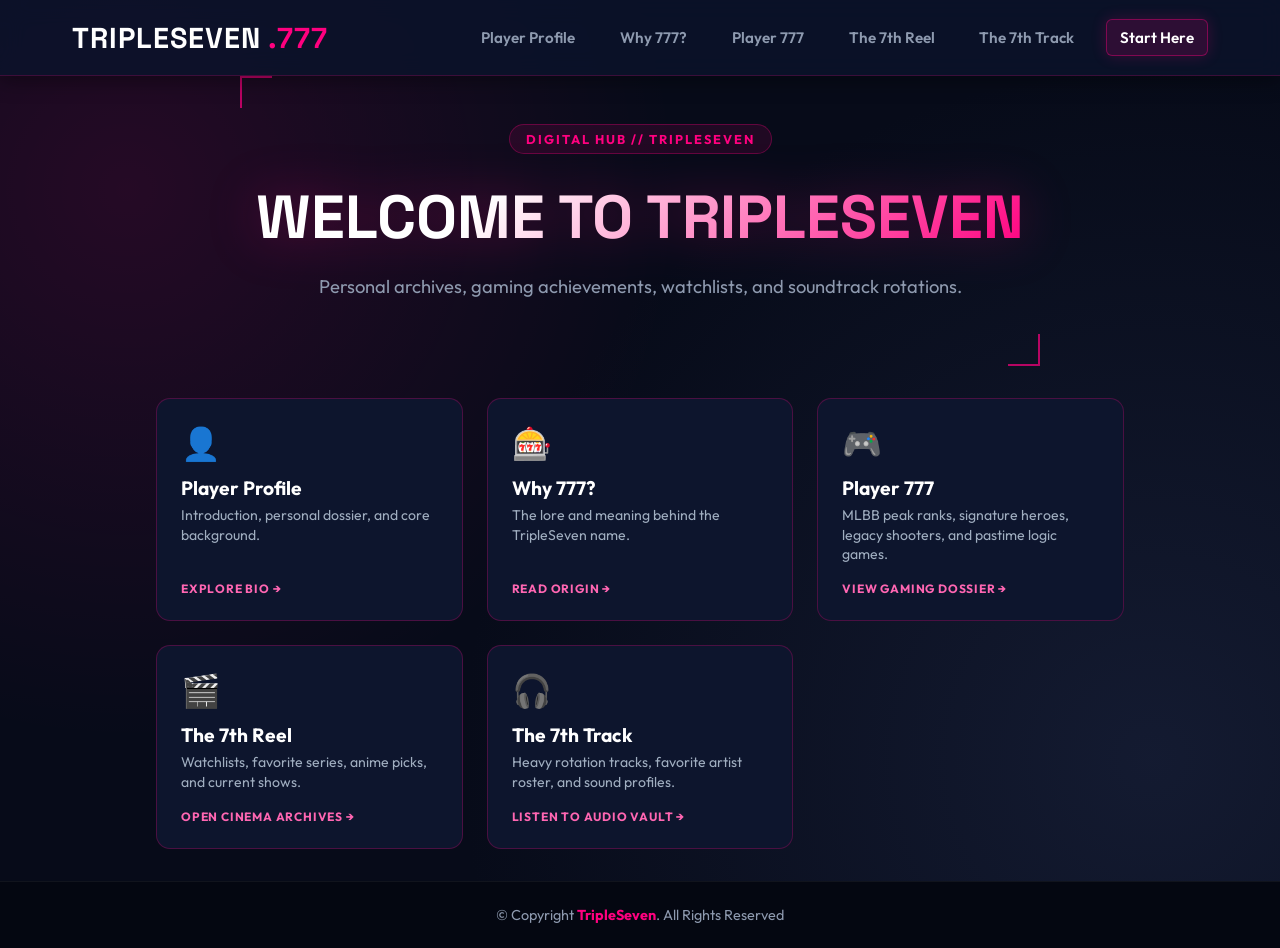
<file: index.html>
<!DOCTYPE html>
<html lang="en">
<head>
    <meta charset="UTF-8">
    <meta name="viewport" content="width=device-width, initial-scale=1.0">
    <title>TripleSeven - Start Here</title>
    <link rel="stylesheet" href="diy-style.css">
    <style>
        .hero-section {
            text-align: center;
            padding: 3rem 1rem 2rem;
            max-width: 800px;
            margin: 0 auto;
        }

        .portal-grid {
            display: grid;
            grid-template-columns: repeat(auto-fit, minmax(240px, 1fr));
            gap: 1.5rem;
            max-width: 1000px;
            margin: 2rem auto;
            padding: 0 1rem;
        }

        .portal-card {
            background: #0d152d;
            border: 1px solid rgba(255, 0, 127, 0.25);
            border-radius: 14px;
            padding: 1.5rem;
            text-align: left;
            text-decoration: none;
            transition: transform 0.2s ease, border-color 0.2s ease, box-shadow 0.2s ease;
            display: flex;
            flex-direction: column;
            justify-content: space-between;
        }

        .portal-card:hover {
            transform: translateY(-4px);
            border-color: var(--pink-primary, #ff007f);
            box-shadow: 0 8px 20px rgba(255, 0, 127, 0.2);
        }

        .portal-icon {
            font-size: 2rem;
            margin-bottom: 0.8rem;
        }

        .portal-title {
            color: #fff;
            font-size: 1.2rem;
            font-weight: 700;
            margin-bottom: 0.4rem;
        }

        .portal-desc {
            color: #a0aec0;
            font-size: 0.88rem;
            line-height: 1.4;
        }

        .portal-tag {
            font-size: 0.75rem;
            color: var(--pink-light, #ff77b4);
            font-weight: bold;
            margin-top: 1rem;
            text-transform: uppercase;
            letter-spacing: 0.8px;
        }
    </style>
</head>
<body>
    <header>
        <div class="header">
            <div class="header-Left">
                <a href="index.html" class="logo">TripleSeven</a>
            </div>
            <div class="header-Right">
                <a href="about.html">Player Profile</a>
                <a href="origin.html">Why 777?</a>
                <a href="gaming.html">Player 777</a>
                <a href="movies.html">The 7th Reel</a>
                <a href="music.html">The 7th Track</a>
                <a class="active" href="index.html">Start Here</a>
            </div>
        </div>
    </header>

    <main>
        <section class="hero-section">
            <div class="hero-badge">DIGITAL HUB // TRIPLESEVEN</div>
            <h1>Welcome to TripleSeven</h1>
            <p class="hero-description">
                Personal archives, gaming achievements, watchlists, and soundtrack rotations.
            </p>
        </section>

        <!-- MAIN PORTAL NAVIGATION GRID -->
        <div class="portal-grid">

            <!-- PORTAL 1: ABOUT / PLAYER PROFILE -->
            <a href="about.html" class="portal-card">
                <div>
                    <div class="portal-icon">👤</div>
                    <div class="portal-title">Player Profile</div>
                    <div class="portal-desc">Introduction, personal dossier, and core background.</div>
                </div>
                <div class="portal-tag">Explore Bio &rarr;</div>
            </a>

            <!-- PORTAL 2: ORIGIN / WHY 777 -->
            <a href="origin.html" class="portal-card">
                <div>
                    <div class="portal-icon">🎰</div>
                    <div class="portal-title">Why 777?</div>
                    <div class="portal-desc">The lore and meaning behind the TripleSeven name.</div>
                </div>
                <div class="portal-tag">Read Origin &rarr;</div>
            </a>

            <!-- PORTAL 3: GAMING / PLAYER 777 -->
            <a href="gaming.html" class="portal-card">
                <div>
                    <div class="portal-icon">🎮</div>
                    <div class="portal-title">Player 777</div>
                    <div class="portal-desc">MLBB peak ranks, signature heroes, legacy shooters, and pastime logic games.</div>
                </div>
                <div class="portal-tag">View Gaming Dossier &rarr;</div>
            </a>

            <!-- PORTAL 4: MOVIES / THE 7TH REEL -->
            <a href="movies.html" class="portal-card">
                <div>
                    <div class="portal-icon">🎬</div>
                    <div class="portal-title">The 7th Reel</div>
                    <div class="portal-desc">Watchlists, favorite series, anime picks, and current shows.</div>
                </div>
                <div class="portal-tag">Open Cinema Archives &rarr;</div>
            </a>

            <!-- PORTAL 5: MUSIC / THE 7TH TRACK -->
            <a href="music.html" class="portal-card">
                <div>
                    <div class="portal-icon">🎧</div>
                    <div class="portal-title">The 7th Track</div>
                    <div class="portal-desc">Heavy rotation tracks, favorite artist roster, and sound profiles.</div>
                </div>
                <div class="portal-tag">Listen To Audio Vault &rarr;</div>
            </a>

        </div>
    </main>

    <footer>
        <div class="footer">
            © Copyright <strong><span>TripleSeven</span></strong>. All Rights Reserved
        </div>
    </footer>
</body>
</html>
</file>
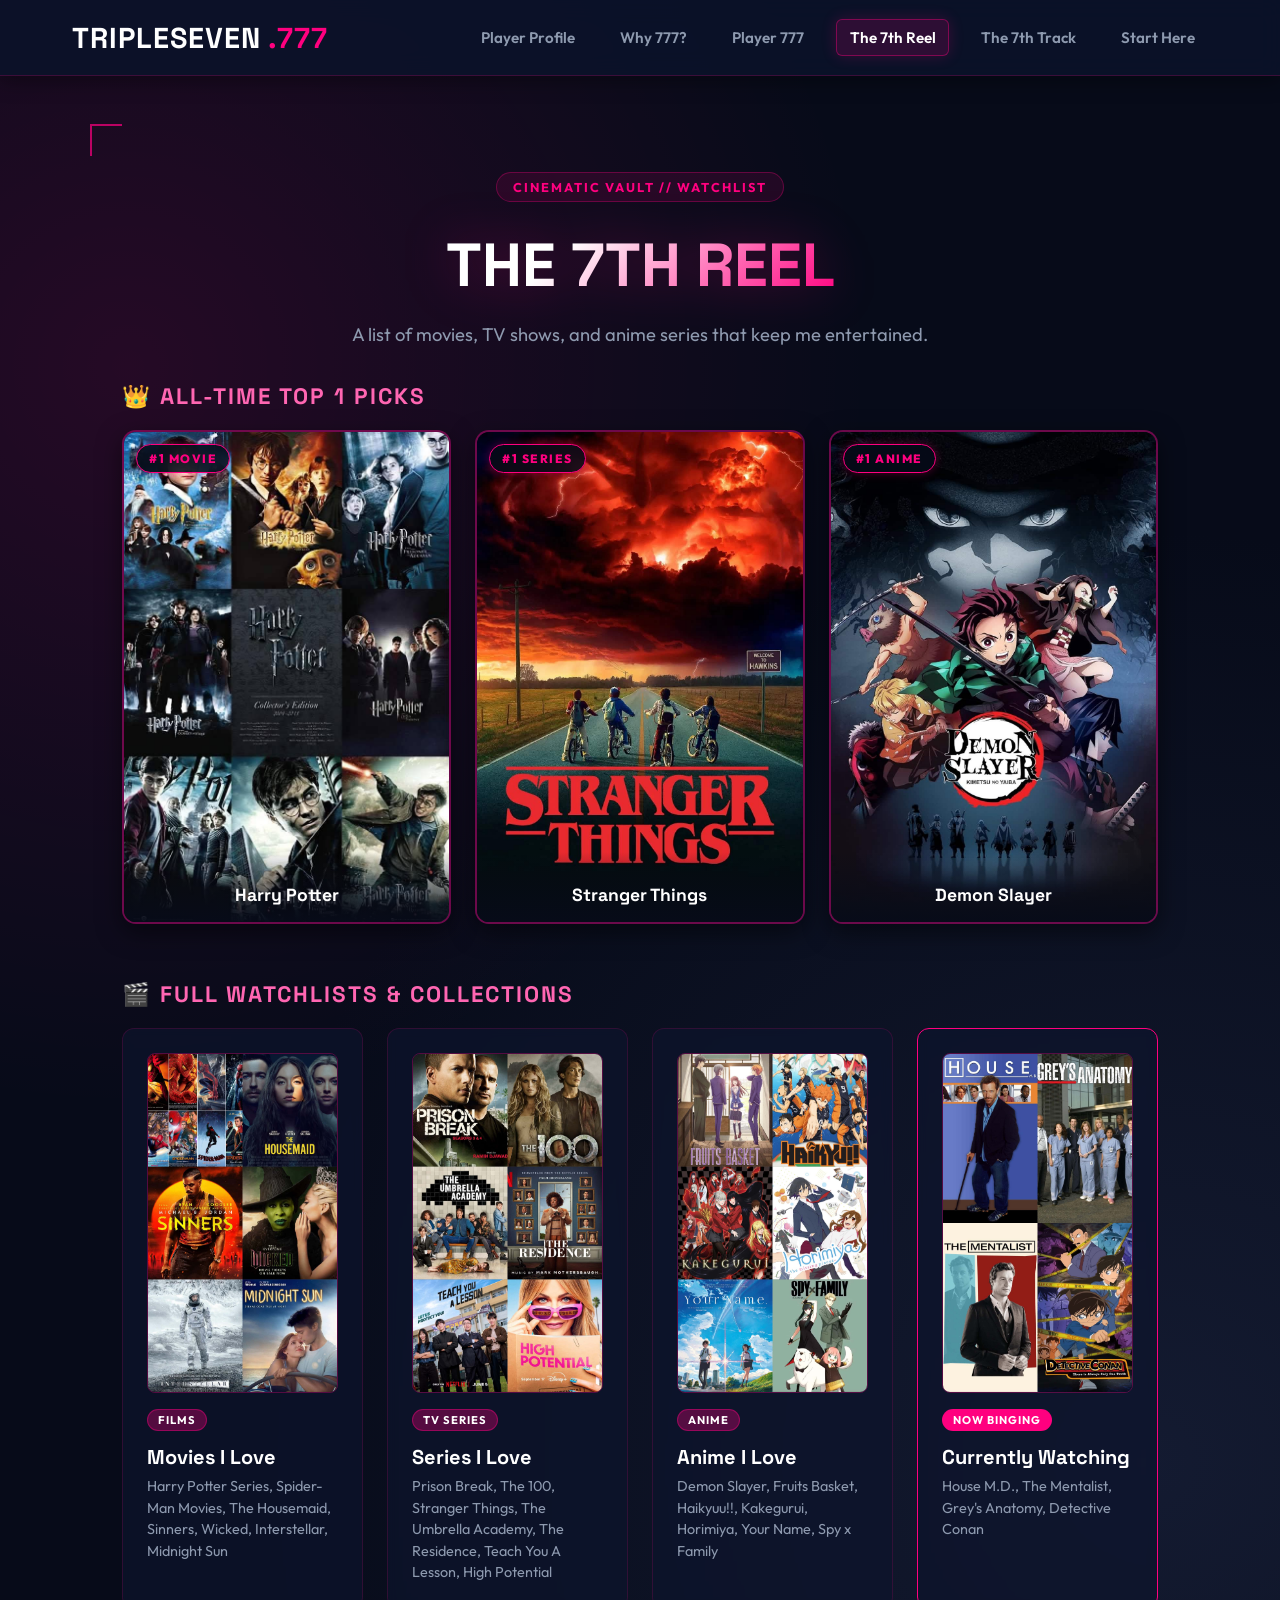
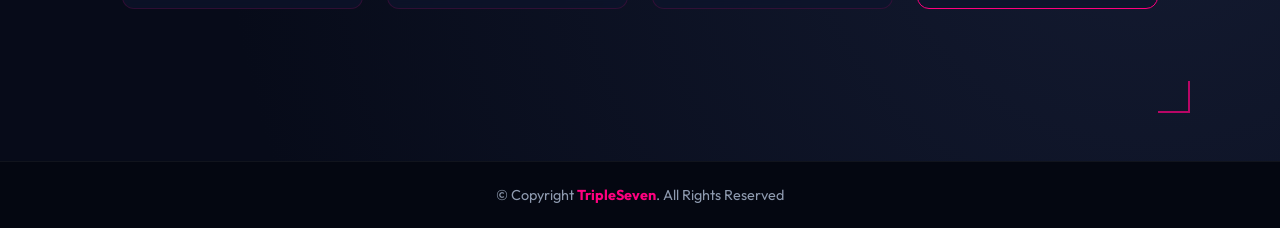
<file: movies.html>
<!DOCTYPE html>
<html lang="en">
<head>
    <meta charset="UTF-8">
    <meta name="viewport" content="width=device-width, initial-scale=1.0">
    <title>TripleSeven - The 7th Reel</title>
    <link rel="stylesheet" href="diy-style.css">
</head>
<body>
    <header>
        <div class="header">
            <div class="header-Left">
                <a href="index.html" class="logo">TripleSeven</a>
            </div>
            <div class="header-Right">
                <a href="about.html">Player Profile</a>
                <a href="origin.html">Why 777?</a>
                <a href="gaming.html">Player 777</a>
                <a class="active" href="movies.html">The 7th Reel</a>
                <a href="music.html">The 7th Track</a>
                <a href="index.html">Start Here</a>
            </div>
        </div>
    </header>

    <section>
        <div class="hero-badge">CINEMATIC VAULT // WATCHLIST</div>
        <h1>The 7th Reel</h1>
        <p class="hero-description">
            A list of movies, TV shows, and anime series that keep me entertained.
        </p>

<!-- ================= TOP 1 BANNERS SECTION ================= -->
        <div class="top1-container">
            <div class="top1-title">👑 All-Time Top 1 Picks</div>
            
            <div class="top1-grid">
                <!-- TOP 1 MOVIE -->
                <div class="top1-banner-card">
                    <span class="top1-badge">#1 MOVIE</span>
                    <img src="images/top1-movie.jpg" alt="Top 1 Movie">
                    <div class="top1-caption">Harry Potter</div>
                </div>

                <!-- TOP 1 SERIES -->
                <div class="top1-banner-card">
                    <span class="top1-badge">#1 SERIES</span>
                    <img src="images/top1-series.jpg" alt="Top 1 Series">
                    <div class="top1-caption">Stranger Things</div>
                </div>

                <!-- TOP 1 ANIME -->
                <div class="top1-banner-card">
                    <span class="top1-badge">#1 ANIME</span>
                    <img src="images/top1-anime.jpg" alt="Top 1 Anime">
                    <div class="top1-caption">Demon Slayer</div>
                </div>
            </div>
        </div>
        <!-- ======================================================== -->
<!-- ============ FULL WATCHLISTS & COLLECTIONS ============ -->
        <div class="top1-container">
            <div class="top1-title">🎬 Full Watchlists & Collections</div>

<div class="music-grid">
    <!-- MOVIES -->
    <div class="music-card">
        <!-- Add Movie Poster Image Here -->
        <img src="images/movies.jpg" alt="Movies I Love" class="card-img">
        <div class="genre-badge">Films</div>
        <h3>Movies I Love</h3>
        <p class="comment">Harry Potter Series, Spider-Man Movies, The Housemaid, Sinners, Wicked, Interstellar, Midnight Sun</p>
    </div>

    <!-- SERIES -->
    <div class="music-card">
        <!-- Add Series Poster Image Here -->
        <img src="images/series.jpg" alt="Series I Love" class="card-img">
        <div class="genre-badge">TV Series</div>
        <h3>Series I Love</h3>
        <p class="comment">Prison Break, The 100, Stranger Things, The Umbrella Academy, The Residence, Teach You A Lesson, High Potential</p>
    </div>

    <!-- ANIME -->
    <div class="music-card">
        <!-- Add Anime Poster Image Here -->
        <img src="images/anime.jpg" alt="Anime I Love" class="card-img">
        <div class="genre-badge">Anime</div>
        <h3>Anime I Love</h3>
        <p class="comment">Demon Slayer, Fruits Basket, Haikyuu!!, Kakegurui, Horimiya, Your Name, Spy x Family</p>
    </div>

    <!-- CURRENTLY WATCHING -->
    <div class="music-card" style="border-color: var(--pink-primary);">
        <!-- Add Currently Watching Image Here -->
        <img src="images/currently-watching.jpg" alt="Currently Watching" class="card-img">
        <div class="genre-badge" style="background: var(--pink-primary);">Now Binging</div>
        <h3>Currently Watching</h3>
        <p class="comment">House M.D., The Mentalist, Grey's Anatomy, Detective Conan</p>
    </div>
</div>
    </section>

    <footer>
        <div class="footer">
            © Copyright <strong><span>TripleSeven</span></strong>. All Rights Reserved
        </div>
    </footer>
</body>
</html>
</file>
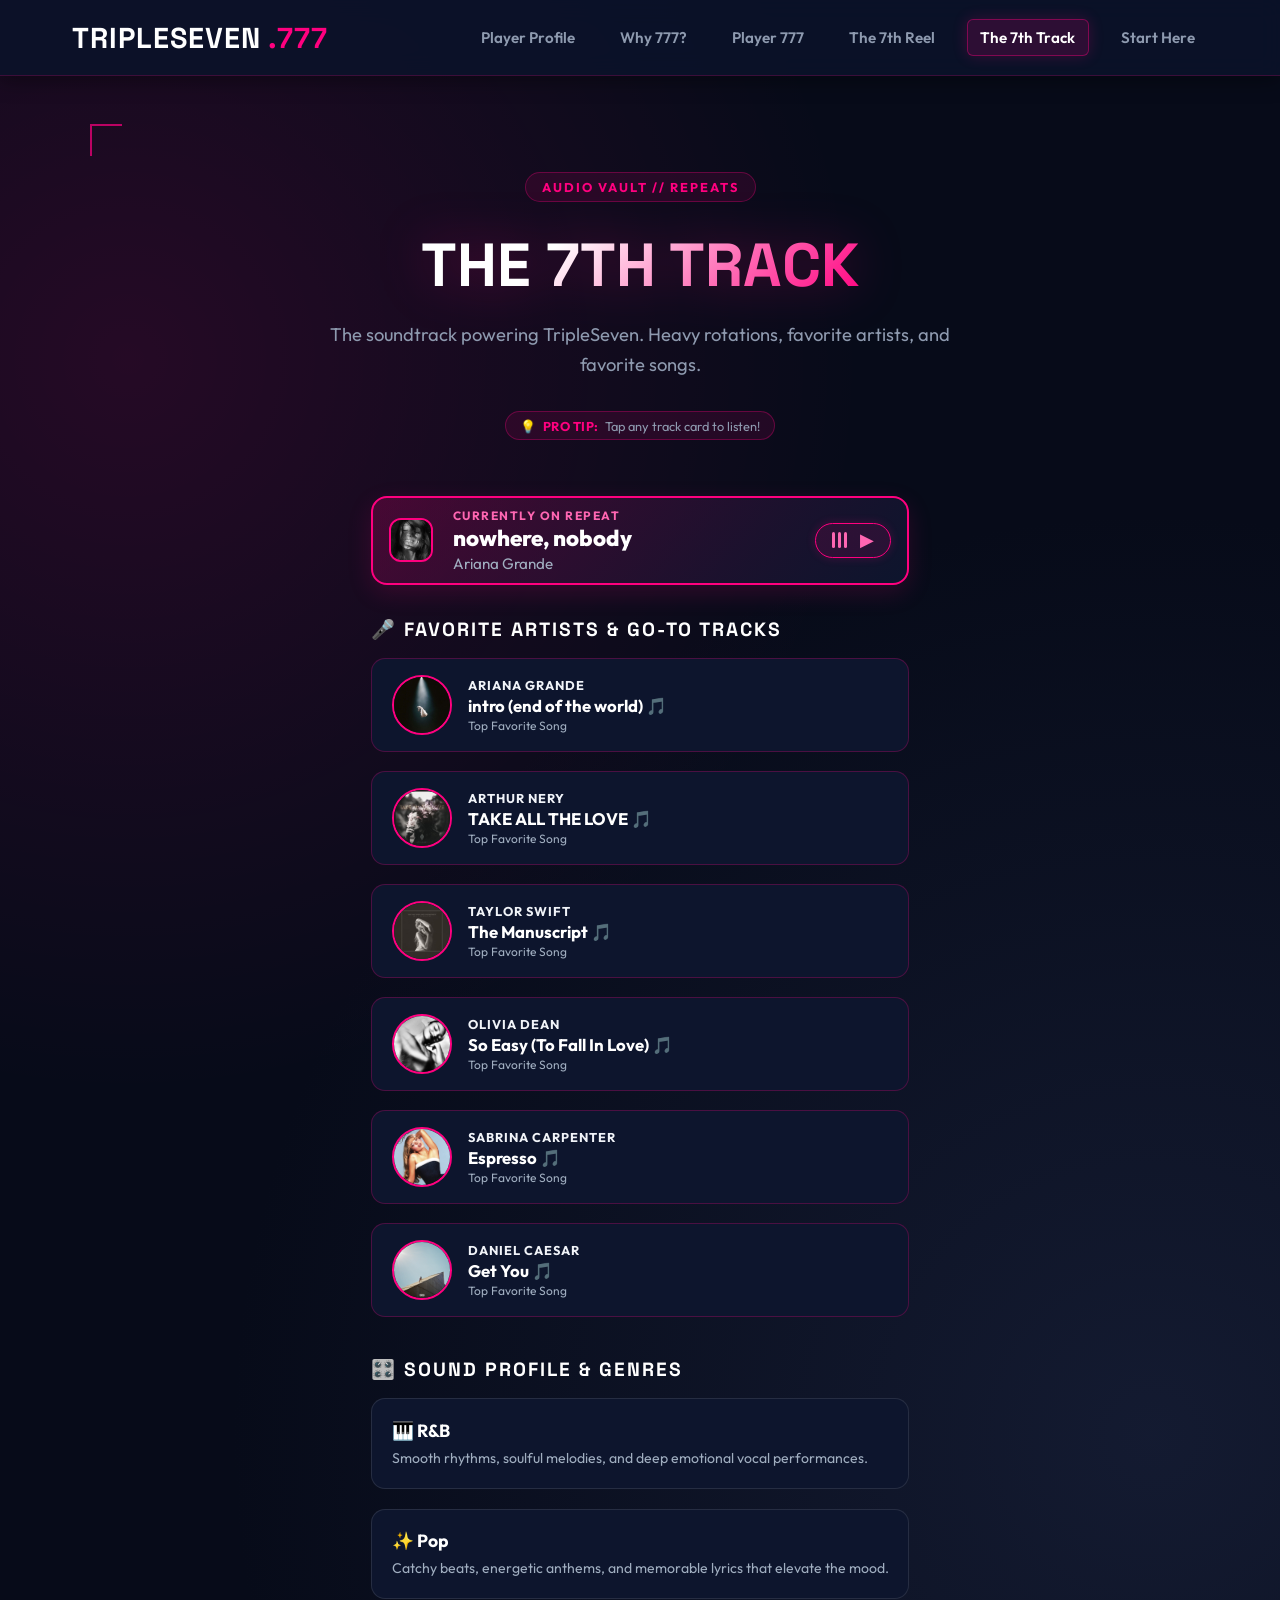
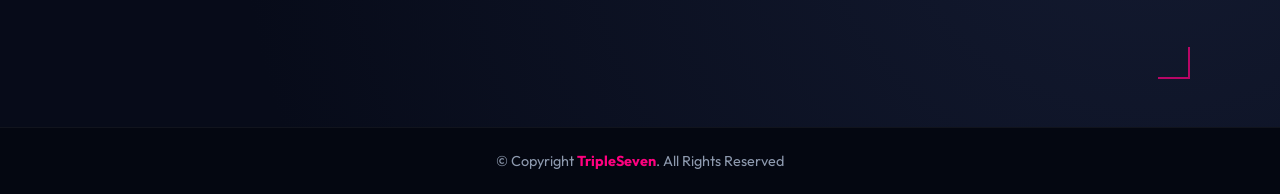
<file: music.html>
<!DOCTYPE html>
<html lang="en">
<head>
    <meta charset="UTF-8">
    <meta name="viewport" content="width=device-width, initial-scale=1.0">
    <title>TripleSeven - The 7th Track</title>
    <link rel="stylesheet" href="diy-style.css">
    <style>
        .music-container {
            max-width: 1100px;
            margin: 2rem auto;
            padding: 0 1rem;
        }

        /* FEATURED ON REPEAT BANNER */
        .featured-repeat-card {
            background: linear-gradient(135deg, rgba(255, 0, 127, 0.2), #0d152d);
            border: 2px solid var(--pink-primary, #ff007f);
            border-radius: 16px;
            padding: 1.2rem 1.5rem;
            display: flex;
            align-items: center;
            justify-content: space-between;
            flex-wrap: wrap;
            gap: 1rem;
            margin-bottom: 2rem;
            box-shadow: 0 8px 24px rgba(255, 0, 127, 0.15);
        }

        .featured-left {
            display: flex;
            align-items: center;
            gap: 1.2rem;
            text-align: left;
        }

        .repeat-album-cover {
            width: 65px;
            height: 65px;
            border-radius: 12px;
            object-fit: cover;
            border: 2px solid var(--pink-primary, #ff007f);
        }

        .featured-title-tag {
            font-size: 0.75rem;
            letter-spacing: 1.5px;
            text-transform: uppercase;
            color: var(--pink-light, #ff77b4);
            font-weight: bold;
        }

        .featured-song-title {
            font-size: 1.4rem;
            color: #fff;
            font-weight: 800;
            margin: 2px 0;
        }

        .featured-artist {
            font-size: 0.95rem;
            color: #a0aec0;
        }

        /* IN-LINE AUDIO PLAYER STYLES */
        .audio-wrapper {
            flex-shrink: 0;
        }

        .audio-wrapper audio {
            height: 38px;
            width: 240px;
            border-radius: 20px;
            outline: none;
            filter: invert(0.9) hue-rotate(280deg);
        }

        /* GRID LAYOUTS */
        .artist-grid {
            display: grid;
            grid-template-columns: repeat(auto-fit, minmax(300px, 1fr));
            gap: 1.2rem;
            margin-bottom: 2.5rem;
        }

        .artist-track-card {
            background: #0d152d;
            border: 1px solid rgba(255, 0, 127, 0.25);
            border-radius: 14px;
            padding: 1rem 1.2rem;
            display: flex;
            align-items: center;
            gap: 1rem;
            transition: transform 0.2s ease, border-color 0.2s ease;
        }

        .artist-track-card:hover {
            transform: translateY(-3px);
            border-color: var(--pink-primary, #ff007f);
        }

        .artist-avatar {
            width: 60px;
            height: 60px;
            border-radius: 50%;
            object-fit: cover;
            border: 2px solid var(--pink-primary, #ff007f);
            flex-shrink: 0;
            background: #1a233d;
            display: flex;
            align-items: center;
            justify-content: center;
            font-size: 1.5rem;
        }

        .artist-info {
            text-align: left;
            overflow: hidden;
        }

        .artist-name {
            font-size: 0.8rem;
            text-transform: uppercase;
            letter-spacing: 1px;
            color: var(--pink-light, #ff77b4);
            font-weight: bold;
        }

        .artist-card-link,
        .artist-card-link *,
        a {
            text-decoration: none !important;
            color: inherit;
        }

        .fave-song {
            font-size: 1.05rem;
            color: #fff;
            font-weight: 700;
            margin: 2px 0;
            white-space: nowrap;
            overflow: hidden;
            text-overflow: ellipsis;
        }

        .song-tag {
            font-size: 0.75rem;
            color: #a0aec0;
        }

        /* GENRES SECTION */
        .sound-profile-grid {
            display: grid;
            grid-template-columns: repeat(auto-fit, minmax(280px, 1fr));
            gap: 1.2rem;
        }

        .genre-card {
            background: #0d152d;
            border: 1px solid rgba(255, 255, 255, 0.1);
            border-radius: 14px;
            padding: 1.2rem;
            text-align: left;
        }

        .genre-card h3 {
            color: #fff;
            font-size: 1.1rem;
            margin-bottom: 0.4rem;
            display: flex;
            align-items: center;
            gap: 0.5rem;
        }

        .genre-card p {
            font-size: 0.88rem;
            color: #a0aec0;
            line-height: 1.5;
        }

        .stream-badge {
            display: inline-flex;
            align-items: center;
            justify-content: center;
            gap: 0.4rem;
            background: rgba(255, 0, 127, 0.1);
            border: 1px solid rgba(255, 0, 127, 0.3);
            border-radius: 20px;
            padding: 0.35rem 0.9rem;
            font-size: 0.8rem;
            color: var(--text-muted, #8e9aaf);
            margin: 0 auto 1.5rem auto;
            width: fit-content;
        }

        .stream-badge span {
            color: var(--pink-primary, #ff007f);
            font-weight: 700;
            letter-spacing: 0.5px;
        }

        @media (max-width: 600px) {
            .featured-repeat-card {
                flex-direction: column;
                align-items: flex-start;
            }
            .audio-wrapper, 
            .audio-wrapper audio {
                width: 100%;
            }
        }
    </style>
</head>
<body>
    <header>
        <div class="header">
            <div class="header-Left">
                <a href="index.html" class="logo">TripleSeven</a>
            </div>
            <div class="header-Right">
                <a href="about.html">Player Profile</a>
                <a href="origin.html">Why 777?</a>
                <a href="gaming.html">Player 777</a>
                <a href="movies.html">The 7th Reel</a>
                <a class="active" href="music.html">The 7th Track</a>
                <a href="index.html">Start Here</a>
            </div>
        </div>
    </header>

    <section>
        <div class="hero-badge">AUDIO VAULT // REPEATS</div>
        <h1>The 7th Track</h1>
        <p class="hero-description">
            The soundtrack powering TripleSeven. Heavy rotations, favorite artists, and favorite songs.
        </p>

        <div class="stream-badge">
            💡 <span>PRO TIP:</span> Tap any track card to listen!
        </div>

        <div class="music-container">

        <!-- FEATURED ON REPEAT CARD -->
        <div class="featured-repeat-card" 
            onmouseenter="playTrack()" 
            onmouseleave="pauseTrack()">
            
            <div class="featured-left">
                <img src="images/nowhere-nobody.jpg" alt="nowhere, nobody Album Cover" class="repeat-album-cover" onerror="this.outerHTML='<div class=\'artist-avatar\'>🎵</div>'">
                <div class="featured-details">
                    <div class="featured-title-tag">CURRENTLY ON REPEAT</div>
                    <div class="featured-song-title">nowhere, nobody</div>
                    <div class="featured-artist">Ariana Grande</div>
                </div>
            </div>

            <!-- HIDDEN AUDIO ELEMENT -->
            <audio id="repeat-audio">
                <source src="music/nowhere-nobody.mp3" type="audio/mpeg">
            </audio>

            <!-- CUSTOM MINI PLAYER CONTROLS -->
            <div class="mini-player-controls" onclick="togglePlay(event)">
                <div class="equalizer" id="equalizer">
                    <span></span><span></span><span></span>
                </div>
                <button class="play-btn" id="play-btn">▶</button>
            </div>
        </div>

            <!-- FAVORITE ARTISTS & FAVE SONGS -->
            <div class="top1-title" style="text-align: left; font-size: 1.2rem; font-weight: bold; color: #fff; margin-bottom: 1rem;">
                🎤 Favorite Artists & Go-To Tracks
            </div>

            <div class="artist-grid">

                <!-- ARTIST 1: ARIANA GRANDE -->
                <a href="https://open.spotify.com/track/5BBkvXH2jYROUzKIB7WX7S?si=_y_Fd3J1TnqfSHPoL8ygvA&utm_source=copy-link" target="_blank" class="artist-card-link">
                    <div class="artist-track-card">
                        <img src="images/ariana.jpg" alt="Ariana Grande" class="artist-avatar" onerror="this.outerHTML='<div class=\'artist-avatar\'>🎤</div>'">
                        <div class="artist-info">
                            <div class="artist-name">Ariana Grande</div>
                            <div class="fave-song">intro (end of the world) 🎵</div>
                            <div class="song-tag">Top Favorite Song</div>
                        </div>
                    </div>
                </a>

                <!-- ARTIST 2: ARTHUR NERY -->
                <a href="https://open.spotify.com/track/2v6jmF6VQWS96x6tSg05IC?si=cffbKAAPTH2uGTU6TD716A&utm_source=copy-link" target="_blank" class="artist-card-link">
                    <div class="artist-track-card">
                        <img src="images/arthur.jpg" alt="Arthur Nery" class="artist-avatar" onerror="this.outerHTML='<div class=\'artist-avatar\'>🎤</div>'">
                        <div class="artist-info">
                            <div class="artist-name">Arthur Nery</div>
                            <div class="fave-song">TAKE ALL THE LOVE 🎵</div>
                            <div class="song-tag">Top Favorite Song</div>
                        </div>
                    </div>
                </a>

                <!-- ARTIST 3: TAYLOR SWIFT -->
                <a href="https://open.spotify.com/track/1DTRUYVd8rYpla9hhVVwjo?si=bd2NEahGSfyXXiWF-5fyyQ&utm_source=copy-link" target="_blank" class="artist-card-link">
                    <div class="artist-track-card">
                        <img src="images/taylor.jpg" alt="Taylor Swift" class="artist-avatar" onerror="this.outerHTML='<div class=\'artist-avatar\'>🎤</div>'">
                        <div class="artist-info">
                            <div class="artist-name">Taylor Swift</div>
                            <div class="fave-song">The Manuscript 🎵</div>
                            <div class="song-tag">Top Favorite Song</div>
                        </div>
                    </div>
                </a>

                <!-- ARTIST 4: OLIVIA DEAN -->
                <a href="https://open.spotify.com/track/6sGIMrtIzQjdzNndVxe397?si=Y3bsf8K1SpOjlvw2v4FadQ&utm_source=copy-link" target="_blank" class="artist-card-link">
                    <div class="artist-track-card">
                        <img src="images/olivia.jpg" alt="Olivia Dean" class="artist-avatar" onerror="this.outerHTML='<div class=\'artist-avatar\'>🎤</div>'">
                        <div class="artist-info">
                            <div class="artist-name">Olivia Dean</div>
                            <div class="fave-song">So Easy (To Fall In Love) 🎵</div>
                            <div class="song-tag">Top Favorite Song</div>
                        </div>
                    </div>
                </a>

                <!-- ARTIST 5: SABRINA CARPENTER -->
                <a href="https://open.spotify.com/track/2qSkIjg1o9h3YT9RAgYN75?si=JwwORBbYQ-2NTQo8qBmclA&utm_source=copy-link" target="_blank" class="artist-card-link">
                    <div class="artist-track-card">
                        <img src="images/sabrina.jpg" alt="Sabrina Carpenter" class="artist-avatar" onerror="this.outerHTML='<div class=\'artist-avatar\'>🎤</div>'">
                        <div class="artist-info">
                            <div class="artist-name">Sabrina Carpenter</div>
                            <div class="fave-song">Espresso 🎵</div>
                            <div class="song-tag">Top Favorite Song</div>
                        </div>
                    </div>
                </a>

                <!-- ARTIST 6: DANIEL CAESAR -->
                <a href="https://open.spotify.com/track/2uP6t2J5MEwhr9rDkAAzwh?si=K3N8vnHeRAa2KR80LLjA5A&utm_source=copy-link" target="_blank" class="artist-card-link">
                    <div class="artist-track-card">
                        <img src="images/daniel.jpg" alt="Daniel Caesar" class="artist-avatar" onerror="this.outerHTML='<div class=\'artist-avatar\'>🎤</div>'">
                        <div class="artist-info">
                            <div class="artist-name">Daniel Caesar</div>
                            <div class="fave-song">Get You 🎵</div>
                            <div class="song-tag">Top Favorite Song</div>
                        </div>
                    </div>
                </a>

            </div>

            <!-- SOUND PROFILE / GENRES -->
            <div class="top1-title" style="text-align: left; font-size: 1.2rem; font-weight: bold; color: #fff; margin-bottom: 1rem;">
                🎛️ Sound Profile & Genres
            </div>

            <div class="sound-profile-grid">
                <div class="genre-card">
                    <h3>🎹 R&B</h3>
                    <p>Smooth rhythms, soulful melodies, and deep emotional vocal performances.</p>
                </div>
                <div class="genre-card">
                    <h3>✨ Pop</h3>
                    <p>Catchy beats, energetic anthems, and memorable lyrics that elevate the mood.</p>
                </div>
            </div>

        </div>
    </section>

    <footer>
        <div class="footer">
            © Copyright <strong><span>TripleSeven</span></strong>. All Rights Reserved
        </div>
    </footer>
    <script>
    const audio = document.getElementById('repeat-audio');
    const playBtn = document.getElementById('play-btn');
    const equalizer = document.getElementById('equalizer');

    function playTrack() {
        audio.play().then(() => {
            playBtn.innerHTML = '❚❚'; // Changes button to Pause icon
            equalizer.classList.add('playing');
        }).catch(() => {
            // Handles browser auto-play restriction gracefully
        });
    }

    function pauseTrack() {
        audio.pause();
        playBtn.innerHTML = '▶'; // Changes button to Play icon
        equalizer.classList.remove('playing');
    }

    function togglePlay(event) {
        event.stopPropagation(); // Prevents card event conflicts
        if (audio.paused) {
            playTrack();
        } else {
            pauseTrack();
        }
    }
</script>
</body>
</html>
</file>
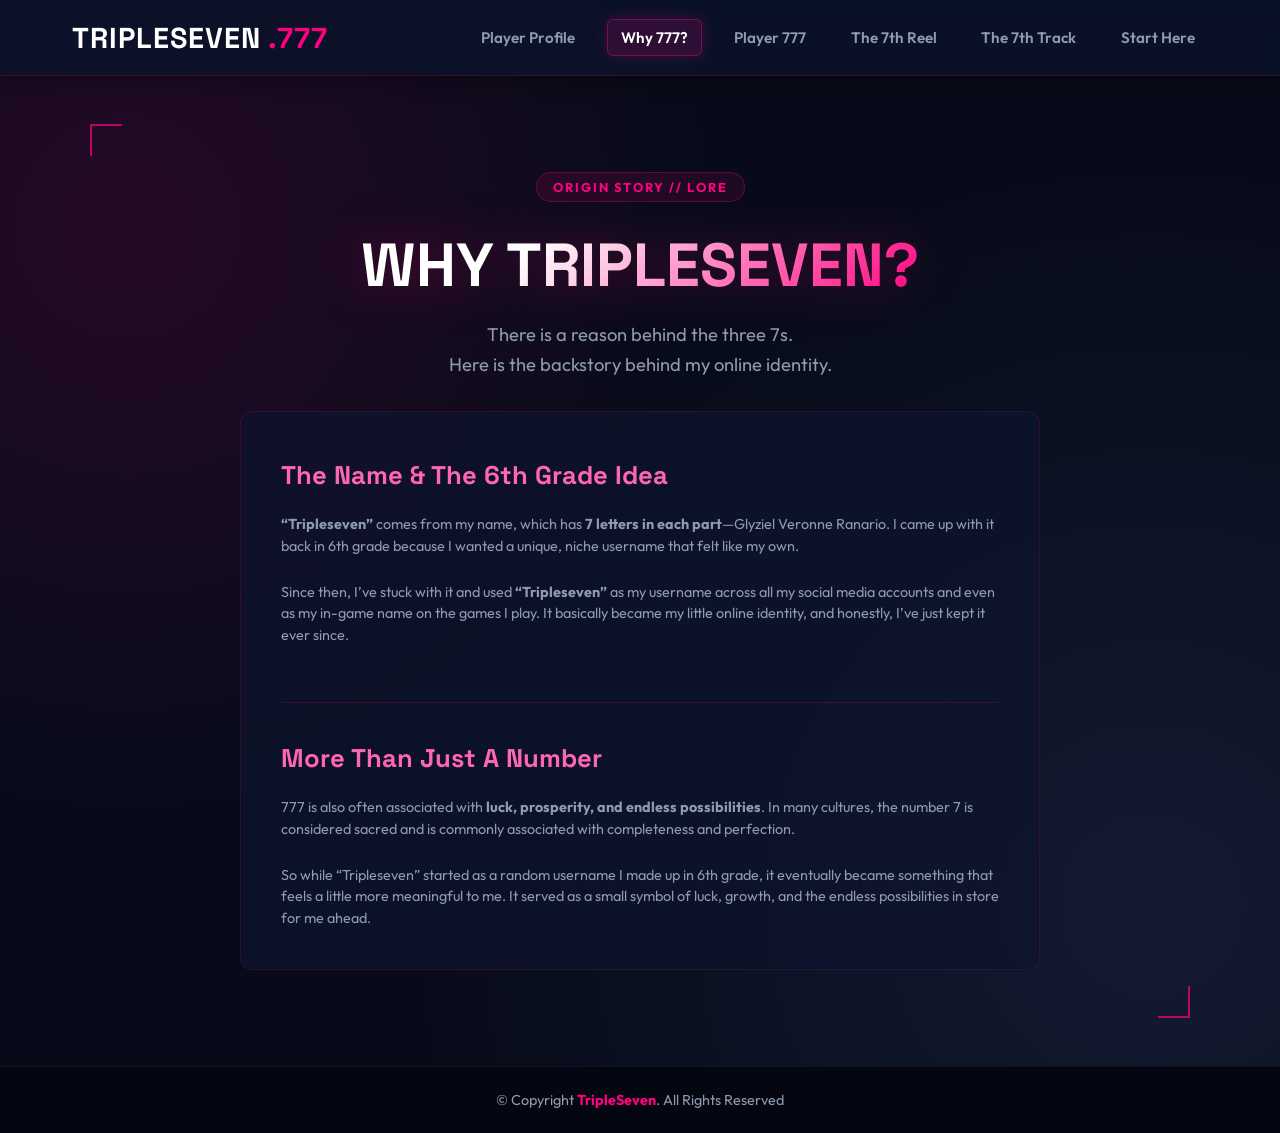
<file: origin.html>
<!DOCTYPE html>
<html lang="en">
<head>
    <meta charset="UTF-8">
    <meta name="viewport" content="width=device-width, initial-scale=1.0">
    <title>TripleSeven - Why 777?</title>
    <link rel="stylesheet" href="diy-style.css">
</head>
<body>
    <header>
        <div class="header">
            <div class="header-Left">
                <a href="index.html" class="logo">TripleSeven</a>
            </div>
            <div class="header-Right">
                <a href="about.html">Player Profile</a>
                <a class="active" href="origin.html">Why 777?</a>
                <a href="gaming.html">Player 777</a>
                <a href="movies.html">The 7th Reel</a>
                <a href="music.html">The 7th Track</a>
                <a href="index.html">Start Here</a>
            </div>
        </div>
    </header>

    <section>
        <div class="hero-badge">ORIGIN STORY // LORE</div>
        <h1>Why TripleSeven?</h1>
        <p class="hero-description">
            There is a reason behind the three 7s. <br>Here is the backstory behind my online identity.
        </p>

        <div class="cards-grid" style="grid-template-columns: 1fr; max-width: 800px;">
            <div class="card" style="padding: 2.5rem; line-height: 1.8;">
                <h3 style="color: var(--pink-light); font-size: 1.6rem; margin-bottom: 1rem;">The Name & The 6th Grade Idea</h3>
                <p style="margin-bottom: 1.5rem;">
                    <strong>“Tripleseven”</strong> comes from my name, which has <strong>7 letters in each part</strong>—Glyziel Veronne Ranario. I came up with it back in 6th grade because I wanted a unique, niche username that felt like my own.
                </p>
                <p style="margin-bottom: 1.5rem;">
                    Since then, I’ve stuck with it and used <strong>“Tripleseven”</strong> as my username across all my social media accounts and even as my in-game name on the games I play. It basically became my little online identity, and honestly, I’ve just kept it ever since.
                </p>
                <hr style="border: 0; border-top: 1px solid rgba(255, 0, 127, 0.2); margin: 2rem 0;">
                <h3 style="color: var(--pink-light); font-size: 1.6rem; margin-bottom: 1rem;">More Than Just A Number</h3>
                <p style="margin-bottom: 1.5rem;">
                    777 is also often associated with <strong>luck, prosperity, and endless possibilities</strong>. In many cultures, the number 7 is considered sacred and is commonly associated with completeness and perfection.
                </p>
                <p>
                    So while “Tripleseven” started as a random username I made up in 6th grade, it eventually became something that feels a little more meaningful to me. It served as a small symbol of luck, growth, and the endless possibilities in store for me ahead.
                </p>
            </div>
        </div>
    </section>

    <footer>
        <div class="footer">
            © Copyright <strong><span>TripleSeven</span></strong>. All Rights Reserved
        </div>
    </footer>
</body>
</html>
</file>
<file: diy-style.css>
@import url('https://fonts.googleapis.com/css2?family=Outfit:wght@300;400;600;800&family=Space+Grotesk:wght@500;700&display=swap');

:root {
  --bg-dark: #070b19;          
  --bg-card: rgba(13, 21, 45, 0.7);          
  --header-bg: rgba(11, 19, 43, 0.85); 
  --pink-primary: #ff007f;     
  --pink-light: #ff66b2;       
  --pink-glow: rgba(255, 0, 127, 0.4);
  --blue-accent: #1c2541;      
  --text-main: #f0f3f8;        
  --text-muted: #8e9aaf;       
  
  --font-heading: 'Space Grotesk', sans-serif;
  --font-body: 'Outfit', sans-serif;
}

* {
  margin: 0;
  padding: 0;
  box-sizing: border-box;
}

body {
  background-color: var(--bg-dark);
  color: var(--text-main);
  font-family: var(--font-body);
  min-height: 100vh;
  display: flex;
  flex-direction: column;
  overflow-x: hidden;
  background-image: 
    radial-gradient(circle at 10% 20%, rgba(255, 0, 127, 0.12) 0%, transparent 40%),
    radial-gradient(circle at 90% 80%, rgba(28, 37, 65, 0.6) 0%, transparent 50%);
}

/* --- NAVIGATION & HEADER --- */
header {
  position: sticky;
  top: 0;
  z-index: 1000;
  background: var(--header-bg);
  backdrop-filter: blur(12px);
  -webkit-backdrop-filter: blur(12px);
  border-bottom: 1px solid rgba(255, 0, 127, 0.2);
  box-shadow: 0 4px 20px rgba(0, 0, 0, 0.4);
}

.header {
  max-width: 1200px;
  margin: 0 auto;
  padding: 1.2rem 2rem;
  display: flex;
  justify-content: space-between;
  align-items: center;
}

.logo {
  font-family: var(--font-heading);
  font-size: 1.8rem;
  font-weight: 700;
  color: #fff;
  text-decoration: none;
  letter-spacing: 1px;
  text-transform: uppercase;
}

.logo::after {
  content: ' .777';
  color: var(--pink-primary);
  font-weight: 800;
}

.logo:hover {
  text-shadow: 0 0 12px var(--pink-primary);
}

.header-Right {
  display: flex;
  gap: 1.2rem;
  align-items: center;
}

.header-Right a {
  text-decoration: none;
  color: var(--text-muted);
  font-weight: 600;
  font-size: 0.95rem;
  padding: 0.5rem 0.8rem;
  border-radius: 6px;
  position: relative;
  transition: all 0.3s ease;
}

.header-Right a:hover {
  color: var(--pink-light);
}

.header-Right a::after {
  content: '';
  position: absolute;
  width: 0%;
  height: 2px;
  bottom: 0;
  left: 50%;
  background-color: var(--pink-primary);
  transition: all 0.3s ease;
  transform: translateX(-50%);
  box-shadow: 0 0 8px var(--pink-primary);
}

.header-Right a:hover::after {
  width: 80%;
}

.header-Right a.active {
  color: #fff;
  background-color: rgba(255, 0, 127, 0.15);
  border: 1px solid rgba(255, 0, 127, 0.4);
  box-shadow: 0 0 15px rgba(255, 0, 127, 0.2);
}

.header-Right a.active::after {
  display: none;
}

/* --- MAIN SECTIONS --- */
section {
  flex: 1;
  width: 100%;
  max-width: 1100px;
  margin: 3rem auto;
  padding: 3rem 2rem;
  text-align: center;
  position: relative;
  display: flex;
  flex-direction: column;
  align-items: center;
}

section::before,
section::after {
  content: '';
  position: absolute;
  width: 30px;
  height: 30px;
  border: 2px solid var(--pink-primary);
  opacity: 0.7;
}

section::before {
  top: 0;
  left: 0;
  border-right: none;
  border-bottom: none;
}

section::after {
  bottom: 0;
  right: 0;
  border-left: none;
  border-top: none;
}

.hero-badge {
  font-size: 0.8rem;
  font-weight: 700;
  letter-spacing: 2px;
  color: var(--pink-primary);
  background: rgba(255, 0, 127, 0.1);
  border: 1px solid rgba(255, 0, 127, 0.3);
  padding: 6px 16px;
  border-radius: 20px;
  margin-bottom: 1.5rem;
}

section h1 {
  font-family: var(--font-heading);
  font-size: 3.8rem;
  font-weight: 800;
  background: linear-gradient(135deg, #ffffff 30%, var(--pink-light) 70%, var(--pink-primary) 100%);
  -webkit-background-clip: text;
  -webkit-text-fill-color: transparent;
  margin-bottom: 1rem;
  text-transform: uppercase;
  filter: drop-shadow(0 0 25px rgba(255, 0, 127, 0.3));
}

.hero-description {
  max-width: 650px;
  font-size: 1.15rem;
  color: var(--text-muted);
  line-height: 1.6;
  margin-bottom: 2rem;
}
/* =========================================================
   ABOUT PAGE - ACADEMICS & JOURNEY STYLES
   ========================================================= */

.about-journey-container {
    display: grid;
    grid-template-columns: repeat(auto-fit, minmax(300px, 1fr));
    gap: 2rem;
    width: 100%;
    margin-top: 2rem;
    text-align: left;
}

.journey-card {
    background: var(--bg-card, rgba(13, 21, 45, 0.7));
    border: 1px solid rgba(255, 0, 127, 0.2);
    border-radius: 16px;
    padding: 2rem;
    backdrop-filter: blur(10px);
    box-shadow: 0 8px 25px rgba(0, 0, 0, 0.4);
}

.section-title {
    font-family: var(--font-heading, sans-serif);
    font-size: 1.5rem;
    color: #fff;
    margin-bottom: 1.5rem;
    border-bottom: 1px solid rgba(255, 0, 127, 0.3);
    padding-bottom: 0.6rem;
}

/* TIMELINE DESIGN */
.timeline {
    position: relative;
    padding-left: 1.2rem;
    border-left: 2px solid rgba(255, 0, 127, 0.3);
    display: flex;
    flex-direction: column;
    gap: 1.5rem;
}

.timeline-item {
    position: relative;
}

.timeline-dot {
    position: absolute;
    left: -1.65rem;
    top: 4px;
    width: 12px;
    height: 12px;
    border-radius: 50%;
    background: var(--pink-primary, #ff007f);
    box-shadow: 0 0 10px var(--pink-primary, #ff007f);
}

.timeline-tag {
    font-size: 0.7rem;
    font-weight: 700;
    text-transform: uppercase;
    letter-spacing: 1px;
    color: var(--pink-light, #ff66b2);
    background: rgba(255, 0, 127, 0.15);
    padding: 2px 8px;
    border-radius: 10px;
    border: 1px solid rgba(255, 0, 127, 0.3);
}

.timeline-content h3 {
    font-family: var(--font-heading, sans-serif);
    color: #fff;
    font-size: 1.15rem;
    margin: 0.4rem 0 0.2rem 0;
}

.school-name {
    font-size: 0.85rem;
    color: var(--text-muted, #8e9aaf);
    font-style: italic;
}

.timeline-content p {
    font-size: 0.9rem;
    color: var(--text-muted, #8e9aaf);
    line-height: 1.4;
}

/* HIGHLIGHT BOXES */
.highlight-box {
    display: flex;
    gap: 1rem;
    background: rgba(7, 11, 25, 0.6);
    border: 1px solid rgba(255, 0, 127, 0.15);
    padding: 1.2rem;
    border-radius: 12px;
    margin-bottom: 1.2rem;
    transition: transform 0.3s ease, border-color 0.3s ease;
}

.highlight-box:hover {
    transform: translateY(-3px);
    border-color: var(--pink-primary, #ff007f);
}

.box-icon {
    font-size: 1.8rem;
    flex-shrink: 0;
}

.box-text h4 {
    font-family: var(--font-heading, sans-serif);
    color: #fff;
    font-size: 1rem;
    margin-bottom: 0.4rem;
}

.box-text p {
    font-size: 0.88rem;
    color: var(--text-muted, #8e9aaf);
    line-height: 1.5;
    margin-bottom: 0.5rem;
}

.box-text p:last-child {
    margin-bottom: 0;
}
/* SIDE THUMBNAIL WITH 4:3 ASPECT RATIO */
.milestone-img-43 {
    width: 140px;
    aspect-ratio: 4 / 3;
    object-fit: cover;
    object-position: center top; /* Keeps faces in frame */
    border-radius: 8px;
    border: 1px solid rgba(255, 0, 127, 0.4);
    box-shadow: 0 4px 10px rgba(0, 0, 0, 0.3);
    flex-shrink: 0;
    cursor: pointer;
    transition: transform 0.3s ease, border-color 0.3s ease, box-shadow 0.3s ease;
}

.milestone-img-43:hover {
    transform: scale(1.05);
    border-color: var(--pink-primary, #ff007f);
    box-shadow: 0 0 15px rgba(255, 0, 127, 0.5);
}

/* FULLSCREEN IMAGE MODAL OVERLAY */
.modal {
    display: none;
    position: fixed;
    z-index: 9999;
    top: 0;
    left: 0;
    width: 100%;
    height: 100%;
    background-color: rgba(0, 0, 0, 0.85);
    backdrop-filter: blur(8px);
    justify-content: center;
    align-items: center;
    cursor: pointer;
}

.modal-content {
    max-width: 90%;
    max-height: 85vh;
    border-radius: 12px;
    border: 2px solid var(--pink-primary, #ff007f);
    box-shadow: 0 0 25px rgba(255, 0, 127, 0.5);
    aspect-ratio: 4 / 3;
    object-fit: contain;
}

.close-modal {
    position: absolute;
    top: 20px;
    right: 35px;
    color: #fff;
    font-size: 40px;
    font-weight: bold;
    cursor: pointer;
}

/* --- TOP 1 BANNER SECTION (MOVIES PAGE) --- */
.top1-container {
  width: 100%;
  margin-bottom: 3.5rem;
}

.top1-title {
  font-family: var(--font-heading);
  font-size: 1.4rem;
  font-weight: 700;
  color: var(--pink-light);
  letter-spacing: 2px;
  text-transform: uppercase;
  text-align: left;
  margin-bottom: 1.2rem;
  display: flex;
  align-items: center;
  gap: 0.5rem;
}

.top1-grid {
  display: grid;
  grid-template-columns: repeat(3, 1fr);
  gap: 1.5rem;
  width: 100%;
}

.top1-banner-card {
  position: relative;
  border-radius: 14px;
  overflow: hidden;
  border: 2px solid rgba(255, 0, 127, 0.4);
  box-shadow: 0 8px 25px rgba(0, 0, 0, 0.5);
  transition: all 0.3s ease;
  background: var(--bg-card);
  aspect-ratio: 2 / 3;
}

.top1-banner-card img {
  width: 100% !important;
  height: 100% !important;
  object-fit: cover !important;
  display: block;
  transition: transform 0.4s ease;
}

.top1-badge {
  position: absolute;
  top: 12px;
  left: 12px;
  background: rgba(7, 11, 25, 0.85);
  color: var(--pink-primary);
  border: 1px solid var(--pink-primary);
  backdrop-filter: blur(8px);
  padding: 6px 12px;
  border-radius: 20px;
  font-size: 0.75rem;
  font-weight: 800;
  letter-spacing: 1.5px;
  text-transform: uppercase;
  box-shadow: 0 0 10px rgba(255, 0, 127, 0.3);
  z-index: 2;
}

.top1-caption {
  position: absolute;
  bottom: 0;
  left: 0;
  width: 100%;
  padding: 2rem 1rem 1rem 1rem;
  background: linear-gradient(to top, rgba(7, 11, 25, 0.95) 0%, transparent 100%);
  color: #fff;
  font-family: var(--font-heading);
  font-size: 1.1rem;
  font-weight: 700;
  text-align: center;
  z-index: 2;
}

.top1-banner-card:hover {
  transform: translateY(-8px);
  border-color: var(--pink-primary);
  box-shadow: 0 12px 30px rgba(255, 0, 127, 0.4);
}

.top1-banner-card:hover img {
  transform: scale(1.05);
}

/* --- GRID & CARDS LAYOUT --- */
.cards-grid,
.music-grid {
  display: grid;
  grid-template-columns: repeat(auto-fit, minmax(240px, 1fr));
  gap: 1.5rem;
  width: 100%;
  max-width: 100%;
}

.card, 
.music-card {
  background: var(--bg-card);
  border: 1px solid rgba(255, 0, 127, 0.15);
  border-radius: 12px;
  padding: 1.5rem;
  text-align: left;
  transition: all 0.3s ease;
  backdrop-filter: blur(5px);
  display: flex;
  flex-direction: column;
  overflow: hidden !important;
  min-width: 0 !important;
  width: 100% !important;
}

.card:hover,
.music-card:hover {
  transform: translateY(-5px);
  border-color: var(--pink-primary);
  box-shadow: 0 10px 25px rgba(255, 0, 127, 0.2);
}

/* --- COLLECTION CARD IMAGES (INSTAGRAM STORIES 9:16 RATIO) --- */
.card-img {
  width: 100% !important;
  max-width: 100% !important;
  aspect-ratio: 9 / 16 !important;
  height: auto !important;
  max-height: 420px !important;
  object-fit: cover !important;
  border-radius: 8px;
  margin-bottom: 1rem;
  border: 1px solid rgba(255, 0, 127, 0.3);
  display: block;
}

.profile-img-lg {
  width: 160px !important;
  height: 160px !important;
  object-fit: cover !important;
  border-radius: 50%;
  border: 3px solid var(--pink-primary);
  box-shadow: 0 0 20px rgba(255, 0, 127, 0.4);
  margin: 0 auto 1.5rem auto;
  display: block;
}

.profile-card-img {
  width: 100% !important;
  height: 180px !important;
  object-fit: cover !important;
  border-radius: 8px;
  margin-bottom: 1rem;
  border: 1px solid rgba(255, 0, 127, 0.3);
  display: block;
}

.clickable-card {
  cursor: pointer;
  transition: transform 0.2s ease, box-shadow 0.2s ease;
}

.clickable-card:hover {
  transform: translateY(-4px);
  box-shadow: 0 0 20px rgba(255, 0, 127, 0.3);
}

/* --- EMOJIS & TEXT INSIDE CARDS --- */
.card-icon {
  font-size: 2rem;
  margin-bottom: 1rem;
}

.disc-icon {
  font-size: 3rem;
  background: rgba(255, 0, 127, 0.2);
  padding: 1rem;
  border-radius: 50%;
  border: 1px solid var(--pink-light);
  box-shadow: 0 0 15px rgba(255, 0, 127, 0.4);
}

.genre-badge {
  display: inline-block;
  align-self: flex-start;
  font-size: 0.7rem;
  font-weight: 700;
  text-transform: uppercase;
  letter-spacing: 1px;
  color: #fff;
  background: rgba(255, 0, 127, 0.3);
  padding: 3px 10px;
  border-radius: 12px;
  margin-bottom: 0.8rem;
  border: 1px solid rgba(255, 0, 127, 0.4);
}

.music-card h3, .card h3 {
  font-family: var(--font-heading);
  font-size: 1.25rem;
  color: #fff;
  margin-bottom: 0.4rem;
}

.music-card .comment, .card p {
  color: var(--text-muted);
  font-size: 0.9rem;
  line-height: 1.5;
}

/* --- COMPACT FEATURED BANNER (MUSIC PAGE) --- */
.featured-repeat-link {
    text-decoration: none !important;
    display: block;
    margin-bottom: 1.5rem;
    width: 100%;
}

.featured-repeat-card {
    background: linear-gradient(135deg, rgba(255, 0, 127, 0.2), #0d152d);
    border: 1px solid var(--pink-primary, #ff007f);
    border-radius: 12px;
    padding: 0.6rem 1rem !important;
    display: flex;
    align-items: center;
    justify-content: space-between;
    gap: 0.8rem;
    box-shadow: 0 4px 12px rgba(255, 0, 127, 0.15);
    transition: transform 0.2s ease;
}

.featured-repeat-link:hover .featured-repeat-card {
    transform: translateY(-2px);
}

.featured-left {
    display: flex;
    align-items: center;
    gap: 0.8rem;
    text-align: left;
}

/* STRICT SMALL ALBUM COVER CONTROL */
.repeat-album-cover {
    width: 44px !important;
    height: 44px !important;
    max-width: 44px !important;
    max-height: 44px !important;
    min-width: 44px !important;
    min-height: 44px !important;
    border-radius: 8px;
    object-fit: cover !important;
    border: 1.5px solid var(--pink-primary, #ff007f);
    flex-shrink: 0;
}

.featured-title-tag {
    font-size: 0.65rem;
    letter-spacing: 1px;
    text-transform: uppercase;
    color: var(--pink-light, #ff77b4);
    font-weight: bold;
    margin-bottom: 2px;
}

.featured-song-title {
    font-size: 1rem;
    color: #fff;
    font-weight: 700;
    line-height: 1.2;
}

.featured-artist {
    font-size: 0.8rem;
    color: #a0aec0;
}

.listen-badge {
    background: var(--pink-primary, #ff007f) !important;
    color: #fff !important;
    padding: 0.35rem 0.8rem !important;
    border-radius: 12px !important;
    font-weight: bold !important;
    font-size: 0.75rem !important;
    white-space: nowrap;
}

/* EMBEDDED PLAYER STYLES */
.embed-player-wrapper {
    width: 100%;
    max-width: 650px;
    margin: 1.5rem auto;
    border-radius: 12px;
    box-shadow: 0 0 20px rgba(255, 0, 127, 0.2);
    border: 1px solid rgba(255, 0, 127, 0.3);
}

/* HTML5 AUDIO PLAYER CONTAINER */
.audio-player-card {
    background: var(--bg-card);
    border: 1px solid var(--pink-primary);
    border-radius: 12px;
    padding: 1.2rem;
    max-width: 500px;
    margin: 1.5rem auto;
    text-align: center;
    box-shadow: 0 0 15px rgba(255, 0, 127, 0.25);
}

.player-info h4 {
    color: #fff;
    margin: 0.4rem 0 1rem 0;
    font-family: var(--font-heading);
}

.now-playing-tag {
    font-size: 0.65rem;
    font-weight: 800;
    letter-spacing: 1.5px;
    color: var(--pink-light);
    background: rgba(255, 0, 127, 0.2);
    padding: 2px 8px;
    border-radius: 10px;
}

audio {
    width: 100%;
    height: 40px;
    border-radius: 8px;
    filter: invert(0.9) hue-rotate(280deg); /* Blends native audio bar to pinkish tones */
}
/* COMPACT MINI PLAYER CONTROLS */
.mini-player-controls {
    display: flex;
    align-items: center;
    gap: 0.8rem;
    background: rgba(255, 0, 127, 0.1);
    border: 1px solid var(--pink-primary, #ff007f);
    padding: 0.5rem 1rem;
    border-radius: 30px;
    cursor: pointer;
    transition: all 0.3s ease;
    box-shadow: 0 0 10px rgba(255, 0, 127, 0.2);
}

.mini-player-controls:hover {
    background: var(--pink-primary, #ff007f);
    box-shadow: 0 0 18px rgba(255, 0, 127, 0.6);
}

.mini-player-controls:hover .play-btn {
    color: #fff;
}

.play-btn {
    background: none;
    border: none;
    color: var(--pink-light, #ff77b4);
    font-size: 1.1rem;
    cursor: pointer;
    line-height: 1;
    display: flex;
    align-items: center;
    justify-content: center;
}

/* ANIMATED EQUALIZER BARS */
.equalizer {
    display: flex;
    align-items: flex-end;
    gap: 3px;
    height: 16px;
}

.equalizer span {
    width: 3px;
    height: 100%;
    background-color: var(--pink-light, #ff77b4);
    border-radius: 2px;
}

/* Playing Animation State */
.equalizer.playing span:nth-child(1) { animation: bounce 0.6s ease infinite alternate; }
.equalizer.playing span:nth-child(2) { animation: bounce 0.8s ease infinite alternate 0.2s; }
.equalizer.playing span:nth-child(3) { animation: bounce 0.5s ease infinite alternate 0.4s; }

@keyframes bounce {
    0% { height: 4px; }
    100% { height: 16px; }
}

/* --- MODAL & GALLERY POPUP --- */
.modal {
  display: none;
  position: fixed !important;
  z-index: 999999 !important;
  top: 0 !important;
  left: 0 !important;
  width: 100vw !important;
  height: 100vh !important;
  background: rgba(4, 7, 17, 0.85) !important;
  backdrop-filter: blur(12px) !important;
  -webkit-backdrop-filter: blur(12px) !important;
  justify-content: center !important;
  align-items: center !important;
  padding: 1rem !important;
}

.modal.active {
  display: flex !important;
}

.modal-content {
  background: #0d152d !important;
  border: 1px solid var(--pink-primary) !important;
  box-shadow: 0 0 35px rgba(255, 0, 127, 0.4) !important;
  border-radius: 16px !important;
  width: 90% !important;
  max-width: 420px !important;
  max-height: 85vh !important;
  padding: 1.5rem !important;
  position: relative !important;
  text-align: center !important;
  overflow-y: auto !important;
}

.gallery-wrapper {
  position: relative !important;
  width: 100% !important;
  max-height: 220px !important;
  display: flex !important;
  align-items: center !important;
  justify-content: center !important;
  background: #040711 !important;
  border-radius: 10px !important;
  overflow: hidden !important;
  border: 1px solid rgba(255, 0, 127, 0.3) !important;
  margin-bottom: 0.8rem !important;
}

.modal-img {
  max-width: 100% !important;
  max-height: 220px !important;
  width: auto !important;
  height: auto !important;
  object-fit: contain !important;
  display: block !important;
  margin: 0 auto !important;
}

.gallery-arrow {
  position: absolute !important;
  top: 50% !important;
  transform: translateY(-50%) !important;
  background: rgba(7, 11, 25, 0.85) !important;
  color: var(--pink-light) !important;
  border: 1px solid var(--pink-primary) !important;
  border-radius: 50% !important;
  width: 36px !important;
  height: 36px !important;
  font-size: 1.1rem !important;
  font-weight: bold !important;
  cursor: pointer !important;
  display: flex !important;
  align-items: center !important;
  justify-content: center !important;
  transition: all 0.2s ease !important;
  z-index: 100 !important;
}

.gallery-arrow:hover {
  background: var(--pink-primary) !important;
  color: #fff !important;
}

.prev-btn { left: 8px !important; }
.next-btn { right: 8px !important; }

.gallery-counter {
  display: inline-block !important;
  font-size: 0.75rem !important;
  font-weight: 700 !important;
  color: var(--pink-light) !important;
  background: rgba(255, 0, 127, 0.15) !important;
  border: 1px solid rgba(255, 0, 127, 0.3) !important;
  padding: 2px 10px !important;
  border-radius: 12px !important;
  margin-bottom: 0.6rem !important;
}

.modal-title {
  font-family: var(--font-heading) !important;
  font-size: 1.4rem !important;
  color: #fff !important;
  margin-bottom: 0.4rem !important;
}

.modal-desc {
  color: var(--text-muted) !important;
  font-size: 0.9rem !important;
  line-height: 1.5 !important;
}

.close-btn {
  position: absolute !important;
  top: 10px !important;
  right: 15px !important;
  color: var(--pink-light) !important;
  font-size: 1.8rem !important;
  font-weight: bold !important;
  cursor: pointer !important;
  z-index: 101 !important;
}

/* --- FOOTER --- */
footer {
  background-color: #040711;
  border-top: 1px solid rgba(255, 255, 255, 0.05);
  padding: 1.5rem 0;
  margin-top: auto;
}

.footer {
  text-align: center;
  font-size: 0.9rem;
  color: var(--text-muted);
}

.footer strong span {
  color: var(--pink-primary);
  font-weight: 700;
}

/* --- RESPONSIVE MOBILE FIX --- */
@media (max-width: 768px) {
  .header {
    flex-direction: column;
    gap: 1rem;
  }
  .header-Right {
    flex-wrap: wrap;
    justify-content: center;
    gap: 0.5rem;
  }
  section h1 {
    font-size: 2.4rem;
  }
  .top1-grid {
    grid-template-columns: 1fr;
  }
  .flex-content {
    flex-direction: column;
    align-items: flex-start;
  }
}
</file>
